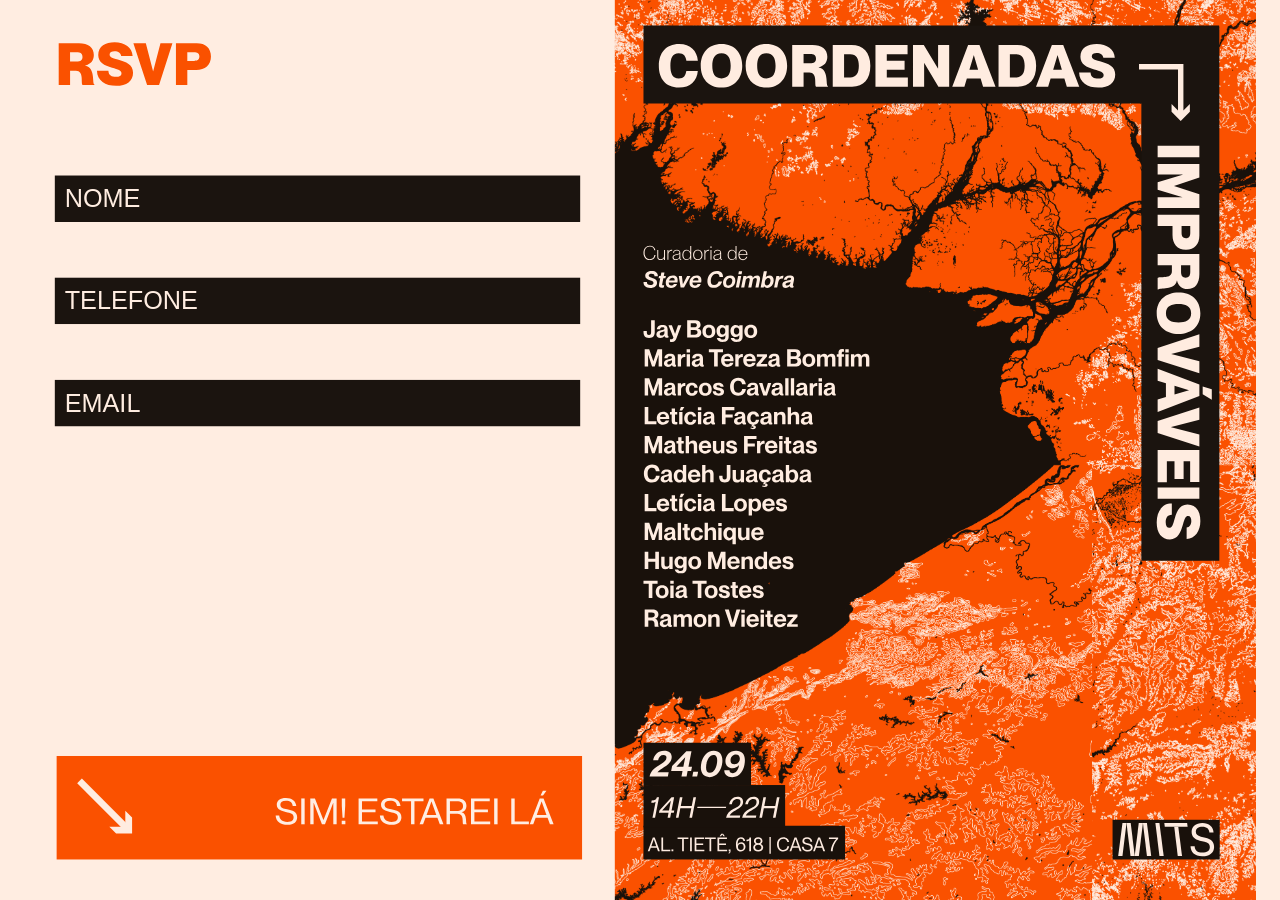
<file: index.html>
<!doctype html>
<html lang="pt-BR">
<head>
  <meta charset="utf-8" />
  <meta name="viewport" content="width=device-width, initial-scale=1, viewport-fit=cover" />
  <meta name="theme-color" content="#ffede1" />
  <meta name="description" content="RSVP — Coordenadas Improváveis, MITS Galeria" />
  <title>RSVP — Coordenadas Improváveis</title>
  <link rel="stylesheet" href="style.css" />
</head>
<body>
  <main class="experience">
    <section class="stage" aria-label="RSVP Coordenadas Improváveis">
      <img class="artwork" src="assets/layout.svg" alt="Convite Coordenadas Improváveis" />

      <form
        id="rsvpForm"
        class="rsvp-form"
        name="rsvp"
        method="POST"
        action="/obrigada.html"
        data-netlify="true"
        netlify-honeypot="bot-field"
        novalidate
      >
        <input type="hidden" name="form-name" value="rsvp" />
        <input type="hidden" name="resposta" value="SIM" />
        <input type="hidden" id="origem" name="origem" value="" />

        <p hidden>
          <label>Não preencha este campo: <input name="bot-field" /></label>
        </p>

        <label class="sr-only" for="nome">Nome</label>
        <input
          id="nome"
          class="field field-name"
          name="nome"
          type="text"
          autocomplete="name"
          placeholder="NOME"
          required
        />

        <label class="sr-only" for="telefone">Telefone</label>
        <input
          id="telefone"
          class="field field-phone"
          name="telefone"
          type="tel"
          inputmode="tel"
          autocomplete="tel"
          placeholder="TELEFONE"
        />

        <label class="sr-only" for="email">Email</label>
        <input
          id="email"
          class="field field-email"
          name="email"
          type="email"
          inputmode="email"
          autocomplete="email"
          placeholder="EMAIL"
        />

        <button class="choice choice-yes" type="submit" aria-label="Sim, estarei lá"></button>
      </form>

      <div class="message" id="message" hidden aria-live="polite">
        <strong id="messageTitle">PRESENÇA CONFIRMADA</strong>
        <span id="messageText"></span>
        <button type="button" id="changeAnswer">ALTERAR DADOS</button>
      </div>
    </section>

    <section class="mobile-invite" aria-label="Convite da exposição"></section>
  </main>

  <script src="script.js"></script>
</body>
</html>
</file>
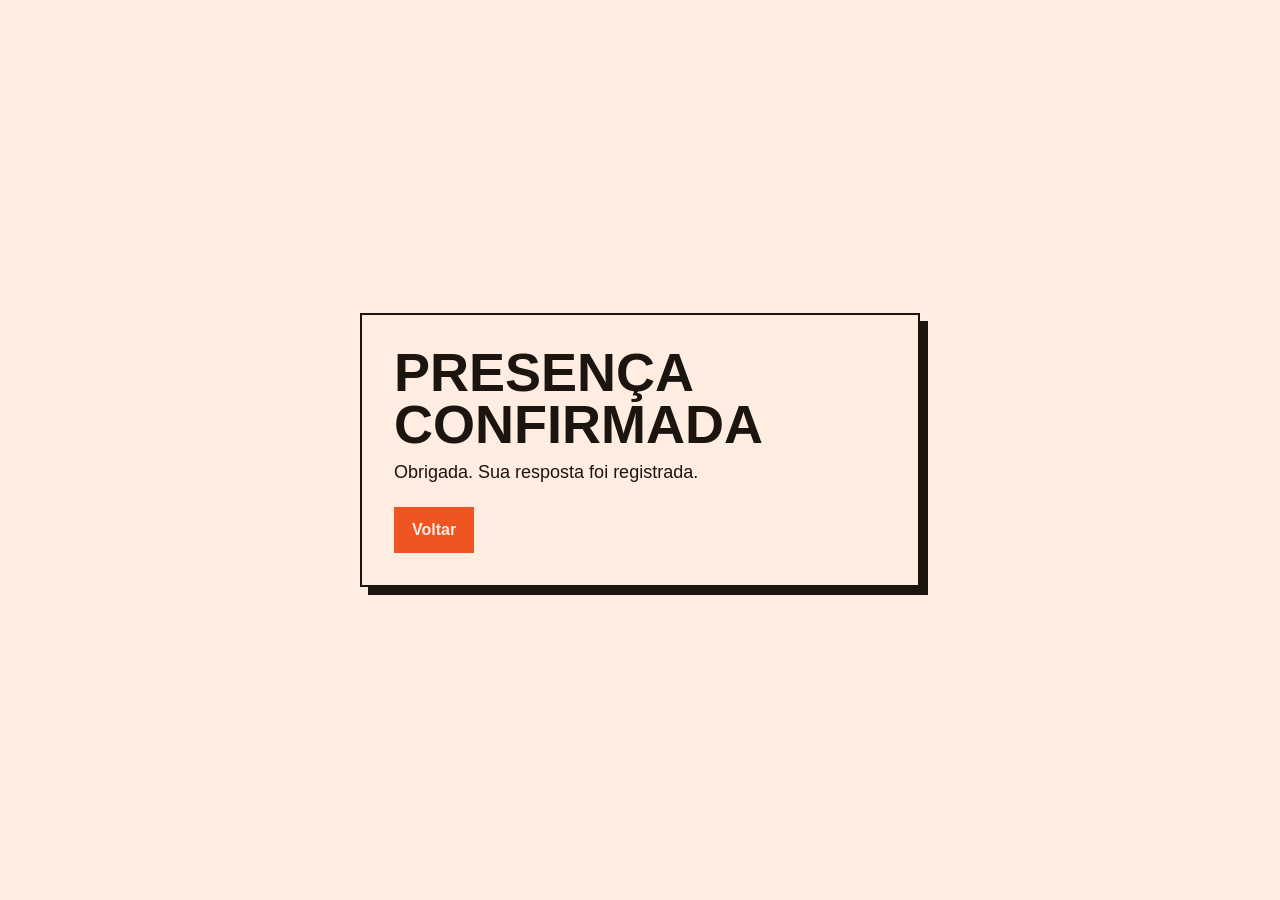
<file: obrigada.html>
<!doctype html>
<html lang="pt-BR">
<head>
  <meta charset="utf-8" />
  <meta name="viewport" content="width=device-width, initial-scale=1" />
  <meta name="theme-color" content="#ffede1" />
  <title>Presença confirmada — MITS</title>
  <style>
    :root { --offwhite:#ffede1; --brown:#1b140f; --orange:#ef5423; }
    * { box-sizing:border-box; }
    body { margin:0; min-height:100vh; display:grid; place-items:center; padding:24px; background:var(--offwhite); color:var(--brown); font-family:Arial,Helvetica,sans-serif; }
    main { width:min(560px,100%); border:2px solid var(--brown); padding:32px; box-shadow:8px 8px 0 var(--brown); }
    h1 { margin:0 0 12px; font-size:clamp(32px,8vw,54px); line-height:.95; text-transform:uppercase; }
    p { margin:0 0 24px; font-size:18px; }
    a { display:inline-block; background:var(--orange); color:var(--offwhite); padding:14px 18px; text-decoration:none; font-weight:700; }
  </style>
</head>
<body>
  <main>
    <h1>Presença confirmada</h1>
    <p>Obrigada. Sua resposta foi registrada.</p>
    <a href="/">Voltar</a>
  </main>
</body>
</html>
</file>
<file: style.css>
:root {
  --offwhite: #ffede1;
  --brown: #1b140f;
  --orange: #ef5423;
  --stage-ratio: 1295.07 / 946;
  --left-ratio: 620.43 / 946;
  --right-ratio: 674.64 / 946;
}

* { box-sizing: border-box; }
html, body { min-height: 100%; }

body {
  margin: 0;
  background: var(--offwhite);
  color: var(--brown);
  font-family: Arial, Helvetica, sans-serif;
}

button, input { font: inherit; }

.experience {
  min-height: 100dvh;
  display: grid;
  place-items: center;
}

.stage {
  position: relative;
  width: min(100vw, calc(100dvh * 1.36899577));
  aspect-ratio: var(--stage-ratio);
  overflow: hidden;
  container-type: inline-size;
  background: var(--offwhite);
}

.artwork {
  position: absolute;
  inset: 0;
  display: block;
  width: 100%;
  height: 100%;
  object-fit: fill;
  user-select: none;
  pointer-events: none;
}

.rsvp-form { position: absolute; inset: 0; }

.field,
.choice {
  position: absolute;
  border: 0;
  border-radius: 0;
  outline: 0;
}

.field {
  left: 2.5010%;
  width: 42.6433%;
  height: 5.1469%;
  margin: 0;
  padding: 0 0.8cqw;
  background: #1b140f;
  color: #ffede1;
  caret-color: #ffede1;
  font-family: Arial, Helvetica, sans-serif;
  font-size: 2.05cqw;
  font-weight: 400;
  line-height: 1;
  appearance: none;
}

.field::placeholder {
  color: #ffede1;
  opacity: 1;
}

.field:focus {
  box-shadow: inset 0 0 0 2px #ffede1;
}

.field[aria-invalid="true"] {
  box-shadow: inset 0 0 0 3px #ef5423;
}

.field-name { top: 19.5021%; }
.field-phone { top: 30.8573%; }
.field-email { top: 42.2125%; }

/* Mantém as cores no autofill de Chrome/Safari. */
.field:-webkit-autofill,
.field:-webkit-autofill:hover,
.field:-webkit-autofill:focus {
  -webkit-text-fill-color: #ffede1;
  box-shadow: inset 0 0 0 1000px #1b140f;
  transition: background-color 9999s ease-out 0s;
}

.choice {
  left: 2.6485%;
  width: 42.6494%;
  height: 11.4979%;
  padding: 0;
  background: transparent;
  cursor: pointer;
  -webkit-tap-highlight-color: transparent;
}

.choice-yes { top: 83.9989%; }

.choice:hover,
.choice:focus-visible {
  box-shadow: inset 0 0 0 3px rgba(255, 237, 225, 0.9);
}

.choice:active { background: rgba(255,255,255,.08); }
.choice:disabled { cursor: wait; }

.message {
  position: absolute;
  z-index: 5;
  left: 5.2%;
  top: 52.2%;
  width: 37.3%;
  padding: 1.25cqw 1.45cqw;
  background: #ffede1;
  border: 2px solid #1b140f;
  color: #1b140f;
  box-shadow: 0.55cqw 0.55cqw 0 #1b140f;
}

.message strong,
.message span { display: block; }

.message strong {
  font-size: 1.65cqw;
  line-height: 1;
  text-transform: uppercase;
}

.message span {
  margin-top: .6cqw;
  font-size: 1.05cqw;
  line-height: 1.25;
}

.message button {
  margin-top: .8cqw;
  padding: 0;
  border: 0;
  background: transparent;
  color: #1b140f;
  font-size: .72cqw;
  font-weight: 700;
  text-decoration: underline;
  cursor: pointer;
}

.mobile-invite { display: none; }
.sr-only {
  position: absolute;
  width: 1px;
  height: 1px;
  padding: 0;
  margin: -1px;
  overflow: hidden;
  clip: rect(0, 0, 0, 0);
  white-space: nowrap;
  border: 0;
}

@media (max-width: 700px) {
  body { background: var(--offwhite); }

  .experience {
    display: block;
    min-height: 100dvh;
  }

  /* No celular, a esquerda do SVG vira o primeiro painel em tamanho legível. */
  .stage {
    width: 100%;
    aspect-ratio: var(--left-ratio);
    background-image: url("assets/layout.svg");
    background-repeat: no-repeat;
    background-size: 208.744% 100%;
    background-position: left top;
  }

  .artwork { display: none; }

  .field {
    left: 5.219%;
    width: 89.010%;
    height: 5.1469%;
    padding: 0 1.7cqw;
    font-size: 4.3cqw;
  }

  .field-name { top: 19.5021%; }
  .field-phone { top: 30.8573%; }
  .field-email { top: 42.2125%; }

  .choice {
    left: 5.5239%;
    width: 88.9522%;
    height: 11.4979%;
  }

  .choice-yes { top: 83.9989%; }

  .message {
    left: 10%;
    top: 52%;
    width: 80%;
    padding: 3.2cqw 3.6cqw;
    box-shadow: 1.4cqw 1.4cqw 0 #1b140f;
  }

  .message strong { font-size: 4.6cqw; }
  .message span { margin-top: 1.5cqw; font-size: 3.4cqw; }
  .message button { margin-top: 2cqw; font-size: 2.7cqw; }

  /* Segunda metade do mesmo SVG, sem recriar a arte. */
  .mobile-invite {
    display: block;
    width: 100%;
    aspect-ratio: var(--right-ratio);
    background-image: url("assets/layout.svg");
    background-repeat: no-repeat;
    background-size: 191.97% 100%;
    background-position: right top;
  }
}

@media (prefers-reduced-motion: reduce) {
  *, *::before, *::after { scroll-behavior: auto !important; }
}
</file>
